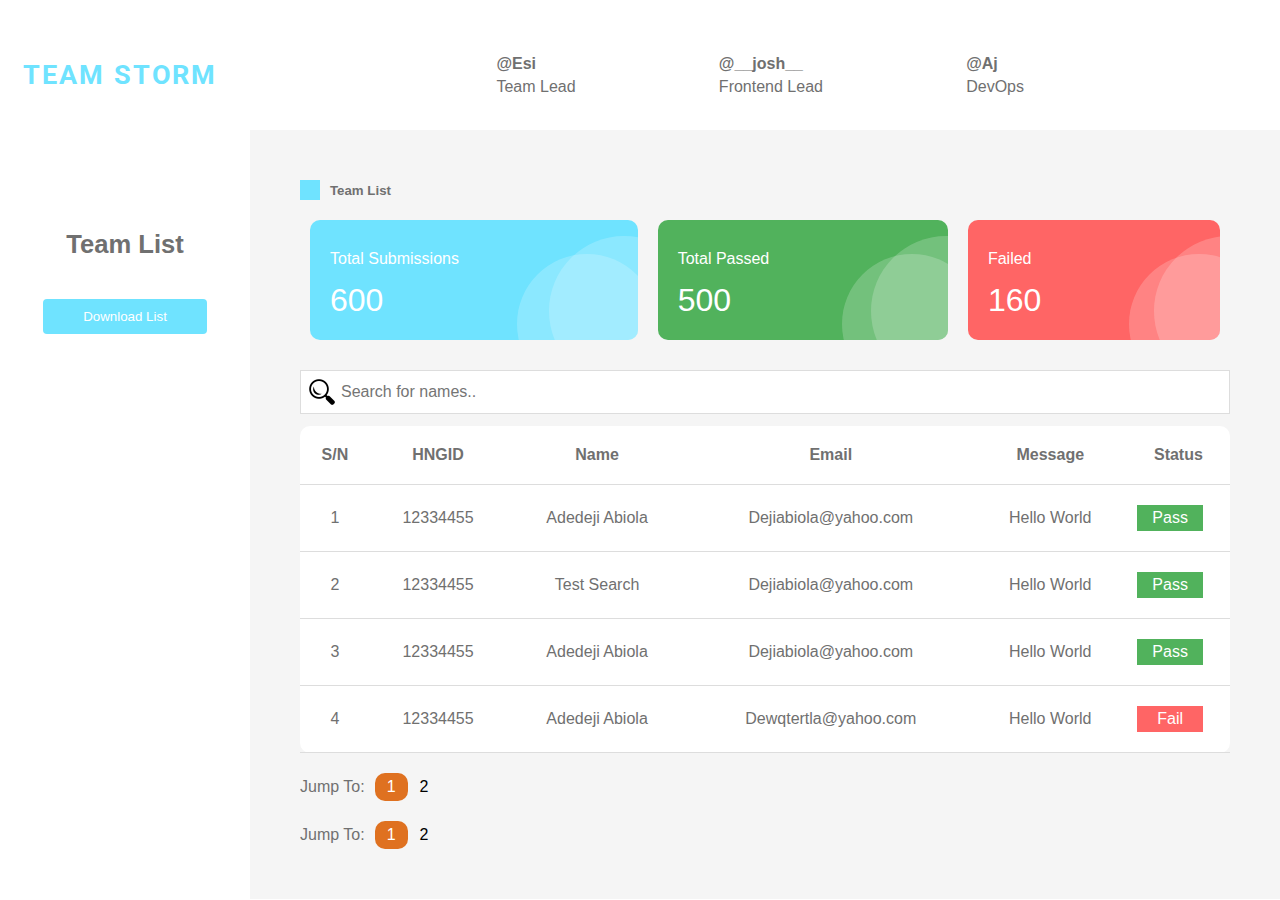
<file: index.html>
<!DOCTYPE html>
<html lang="en">

<head>
  <meta charset="UTF-8">
  <meta name="viewport" content="width=device-width, initial-scale=1.0">
  <link rel="stylesheet" href="css/styles.css">
  <link href="https://fonts.googleapis.com/css2?family=Roboto:wght@900&display=swap" rel="stylesheet">
  <title>Document</title>
</head>

<body>
  <header>
    <h1>Team Storm</h1>
    <div class='leads-container'>
      <div>
        <p>@Esi</p>
        <p>Team Lead</p>
      </div>
      <div>
        <p>@__josh__</p>
        <p>Frontend Lead</p>
      </div>
      <div>
        <p>@Aj</p>
        <p>DevOps</p>
      </div>
    </div>
  </header>
  <main class='grid-container'>
    <aside>
      <h3>Team List</h3>
      <button>Download List</button>
    </aside>
    <section>
      <div class='flex'>
        <div class="list-color"></div>
        <h5>Team List</h5>
      </div>
      <div class='graphics-cards-container'>
        <div class='card-one'>
          <p>Total Submissions</p>
          <p>600</p>
          <div id="foo">
          </div>
          <div id="bar">
          </div>
        </div>
        <div class='card-two'>
          <p>Total Passed</p>
          <p>500</p>
          <div id="foo">
          </div>
          <div id="bar">
          </div>
        </div>
        <div class='card-three'>
          <p>Failed</p>
          <p>160</p>
          <div id="foo">
          </div>
          <div id="bar">
          </div>
        </div>
      </div>
      <input type="text" id="input" onkeyup="myFunction()" placeholder="Search for names..">
      <div class='table-container'>
        <table class="pagination" data-pagecount="4" id="table">
          <thead>
            <tr>
              <th>S/N</th>
              <th>HNGID</th>
              <th>Name</th>
              <th>Email</th>
              <th>Message</th>
              <th>Status</th>
            </tr>
          </thead>
          <tbody>
            <tr>
              <td>1</td>
              <td>12334455</td>
              <td>Adedeji Abiola</td>
              <td>Dejiabiola@yahoo.com</td>
              <td>Hello World</td>
              <td>
                <div class='pass'>Pass</div>
              </td>
            </tr>
            <tr>
              <td>2</td>
              <td>12334455</td>
              <td>Test Search</td>
              <td>Dejiabiola@yahoo.com</td>
              <td>Hello World</td>
              <td>
                <div class='pass'>Pass</div>
              </td>
            </tr>
            <tr>
              <td>3</td>
              <td>12334455</td>
              <td>Adedeji Abiola</td>
              <td>Dejiabiola@yahoo.com</td>
              <td>Hello World</td>
              <td>
                <div class='pass'>Pass</div>
              </td>
            </tr>
            <tr>
              <td>4</td>
              <td>12334455</td>
              <td>Adedeji Abiola</td>
              <td>Dewqtertla@yahoo.com</td>
              <td>Hello World</td>
              <td>
                <div class='fail'>Fail</div>
              </td>
            </tr>
            <tr>
              <td>5</td>
              <td>12334455</td>
              <td>Adedeji Abiola</td>
              <td>Dejiabiola@yahoo.com</td>
              <td>Hello World</td>
              <td>
                <div class='fail'>Fail</div>
              </td>
            </tr>
            <tr>
              <td>6</td>
              <td>12werw5</td>
              <td>Addasfag dgola</td>
              <td>Dejiabiola@yahoo.com</td>
              <td>He World</td>
              <td>
                <div class='fail'>Fail</div>
              </td>
            </tr>
            <tr>
              <td>7</td>
              <td>12334455</td>
              <td>Adedeji Abiola</td>
              <td>Dejiabiola@yahoo.com</td>
              <td>Hello World</td>
              <td>
                <div class='fail'>Fail</div>
              </td>
            </tr>
            <tr>
              <td>8</td>
              <td>12334455</td>
              <td>Test Search</td>
              <td>Dejiabiola@yahoo.com</td>
              <td>Hello World</td>
              <td>
                <div class='fail'>Fail</div>
              </td>
            </tr>
          </tbody>
        </table>
        <div id='insert'></div>
      </div>
    </section>
  </main>
  <script src="script.js">
  </script>

  <script src="js/script.js"></script>
</body>

</html>
</file>
<file: css/styles.css>
* {
  box-sizing: border-box;
  margin: 0;
  padding: 0;
}

body {
  color: #707070;
  font-family: sans-serif;
}

header {
  width: 100vw;
  height: 100px;
  display: flex;
  align-items: center;
  padding-top: 50px;
  margin-bottom: 30px;
}

h1 {
  width: 350px;
  text-align: center;
  color:#6FE3FF;
  text-transform: uppercase;
  font-size: 1.7rem;
  font-family: 'Roboto', sans-serif;
  letter-spacing: 0.07em;
}

.leads-container {
  padding: 0 20%;
  width: 100%;
  display: flex;
  justify-content: space-between;
}

.leads-container div p:nth-of-type(1) {
  font-weight: 900;
  margin-bottom: 5px;
}

.leads-container div p:nth-of-type(2) {
  font-weight: lighter;
}

.flex {
  display: flex;
  align-items: center;
  margin-bottom: 10px;
}

.list-color {
  height: 20px;
  width: 20px;
  background-color: #6FE3FF;
  margin-right: 10px;
}

.grid-container {
  display: grid;
  grid-template-columns: 250px 1fr;
  grid-template-rows: auto;
  grid-template-areas: 'aside main';
}

aside {
  padding: 20px;
  display: flex;
  flex-direction: column;
  align-items: center;
  padding-top: 100px;
}

aside h3 {
  font-size: 1.6rem;
  margin-bottom: 40px;
}

aside button {
  background-color: #6FE3FF;
  margin-bottom: 40px;
  border: none;
  outline: none;
  padding: 10px 40px;
  color: white;
  border-radius: 4px;
  cursor: pointer;
}

section {
  padding: 50px;
  background-color: #F5F5F5;
}

.graphics-cards-container {
  display: flex;
  justify-content: space-between;
  margin-bottom: 20px;
  flex-wrap: wrap;
}

.graphics-cards-container div {
  flex-grow: 1;
  height: 120px;
  margin: 10px;
  border-radius: 10px;
  padding: 20px;
  color: white;
  padding-top: 30px;
  position: relative;
  overflow: hidden;
}

#foo{
  height:150px;
  width:150px;
  background:white;
  position:absolute;
  left:70%;
  top:5%;
  border-radius: 50%;
  opacity: 0.2;
}
  
  #bar{
    height:140px;
    width:140px;
    background: white;
    border-radius:50%;
    position:absolute;
    left:60%;
    top:20%;
    opacity: 0.2;
  }

.graphics-cards-container div p {
  margin-bottom: 14px;
  
}

.graphics-cards-container div p:nth-of-type(2) {
  font-size: 2rem;
  font-weight: lighter;
}

.card-one {
  background-color: #6FE3FF;
}

.card-two {
  background-color: #51B25C;
}

.card-three {
  background-color: #FF6565;
}

.table-container {
  overflow-x: auto;
}

table {
  width: 100%;
  border-collapse: collapse;
  border-spacing: 0;
  background-color: white;
  border-radius: 10px;
  text-align: left;
  padding: 20px 40px;
  border-collapse: collapse;
}


table th, table td {
  height: 50px;
  vertical-align: middle;
  text-align: center;
  border-bottom: 1px solid #ddd;
  padding: 20px 10px;
}



.pass {
  background-color: #51B25C;
  color: white;
  padding: 4px;
  width: 80%;
}

.fail {
  background-color: #FF6565;
  color: white;
  padding: 4px;
  width: 80%;
}

@media (max-width: 1000px) {
  .grid-container {
    grid-template-columns: 200px 1fr;
  }

  section {
    padding: 20px;
  }

  h1 {
    width: 200px;
    font-size: 1.5rem
  }
}

@media (max-width: 786px) {
  .grid-container {
    display: block;
  }

  aside {
    padding: 20px;
    display: flex;
    flex-direction: row;
    align-items: center;
    justify-content: center;
  }

  aside h3 {
    margin-right: 30px;
  }

  .leads-container {
    padding: 0 10%;
    width: 100%;
    display: flex;
    justify-content: space-between;
  }
}

@media (max-width: 400px) {
  header {
    display: block;
    padding-top: 10px;
  }
  h1 {
    display: block;
    width: 100%;
    padding-bottom: 20px;
  }
}

.pager::before {
  content: 'Jump To: ';
  padding-top: 5px;
  margin-right: 10px;
}

.pager {
  margin-top: 20px;
  display: flex;
  width: 200px;
}

.pager-item {
  padding: 5px 12px;
  color: black;
  cursor: pointer;
}

.inactive {
  display: none;
}

.selected {
  background-color: #df7120;
  color: white;
  border-radius: 10px;
}

#input {
  background-image: url('/assets/icons8-search-26.png'); 
  background-position: 8px 8px; 
  background-repeat: no-repeat; 
  width: 100%;
  font-size: 16px; 
  padding: 12px 20px 12px 40px; 
  border: 1px solid #ddd; 
  margin-bottom: 12px; 
}
</file>
